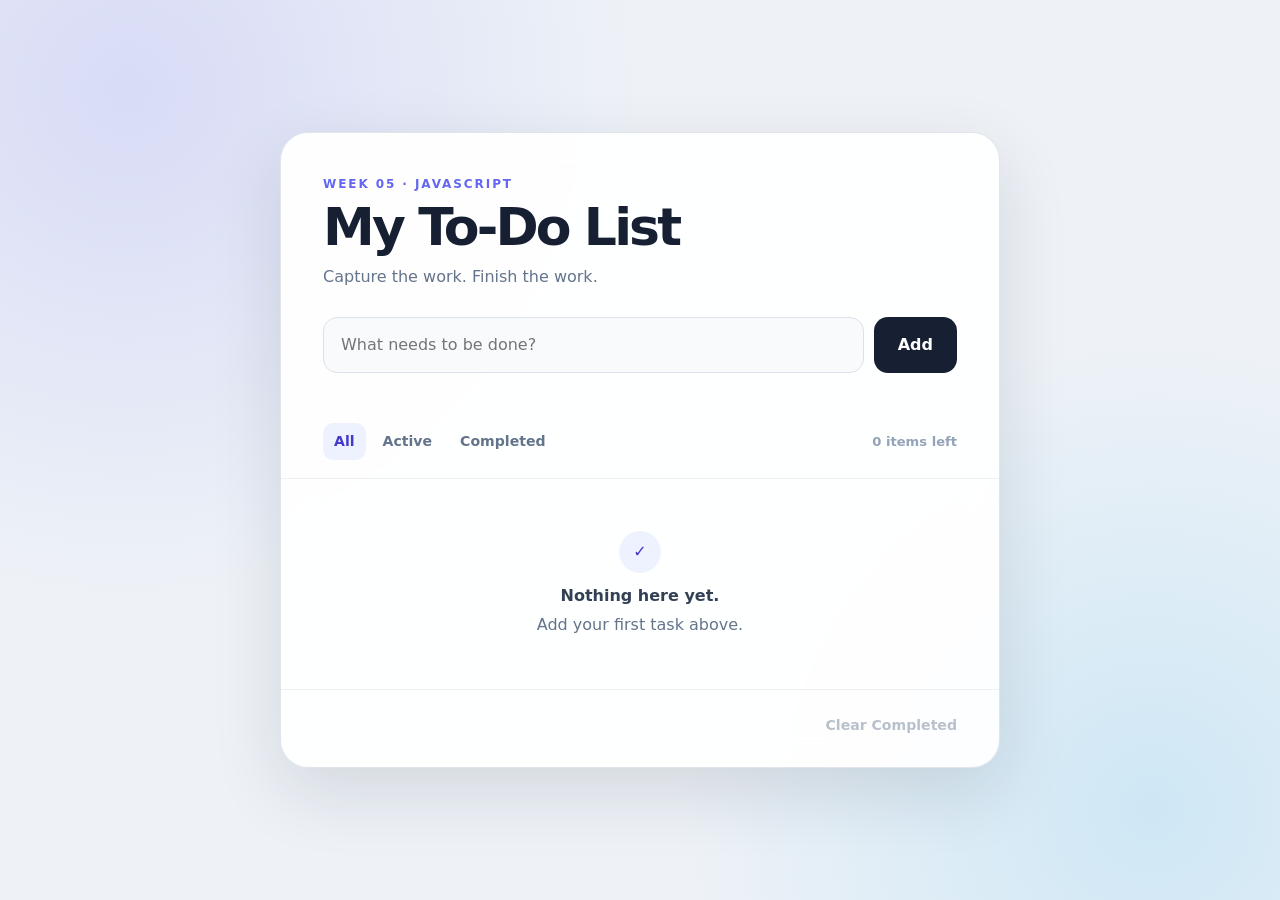
<file: index.html>
<!DOCTYPE html>
<html lang="en">
<head>
    <meta charset="UTF-8">
    <meta name="viewport" content="width=device-width, initial-scale=1.0">
    <meta name="description" content="A clean, interactive to-do list application built with vanilla JavaScript.">
    <title>My To-Do List</title>
    <link rel="stylesheet" href="styles.css">
</head>
<body>
    <main class="app-shell">
        <section class="todo-card" aria-labelledby="page-title">
            <header class="app-header">
                <p class="eyebrow">WEEK 05 · JAVASCRIPT</p>
                <h1 id="page-title">My To-Do List</h1>
                <p class="subtitle">Capture the work. Finish the work.</p>
            </header>

            <form id="todo-form" class="todo-form" novalidate>
                <label class="sr-only" for="todo-input">New task</label>
                <input
                    id="todo-input"
                    name="todo"
                    type="text"
                    placeholder="What needs to be done?"
                    maxlength="200"
                    autocomplete="off"
                    required
                >
                <button type="submit" class="add-button">Add</button>
            </form>

            <p id="form-message" class="form-message" role="alert" aria-live="polite"></p>

            <div class="toolbar">
                <div class="filters" role="group" aria-label="Filter tasks">
                    <button type="button" class="filter active" data-filter="all" aria-pressed="true">All</button>
                    <button type="button" class="filter" data-filter="active" aria-pressed="false">Active</button>
                    <button type="button" class="filter" data-filter="completed" aria-pressed="false">Completed</button>
                </div>
                <span id="task-count" class="task-count" aria-live="polite">0 items left</span>
            </div>

            <ul id="todo-list" class="todo-list" aria-live="polite"></ul>

            <div id="empty-state" class="empty-state">
                <span class="empty-icon" aria-hidden="true">✓</span>
                <strong id="empty-title">Nothing here yet.</strong>
                <span id="empty-text">Add your first task above.</span>
            </div>

            <footer class="app-footer">
                <button type="button" id="clear-completed" class="clear-button">Clear Completed</button>
            </footer>
        </section>
    </main>

    <script src="app.js"></script>
</body>
</html>
</file>
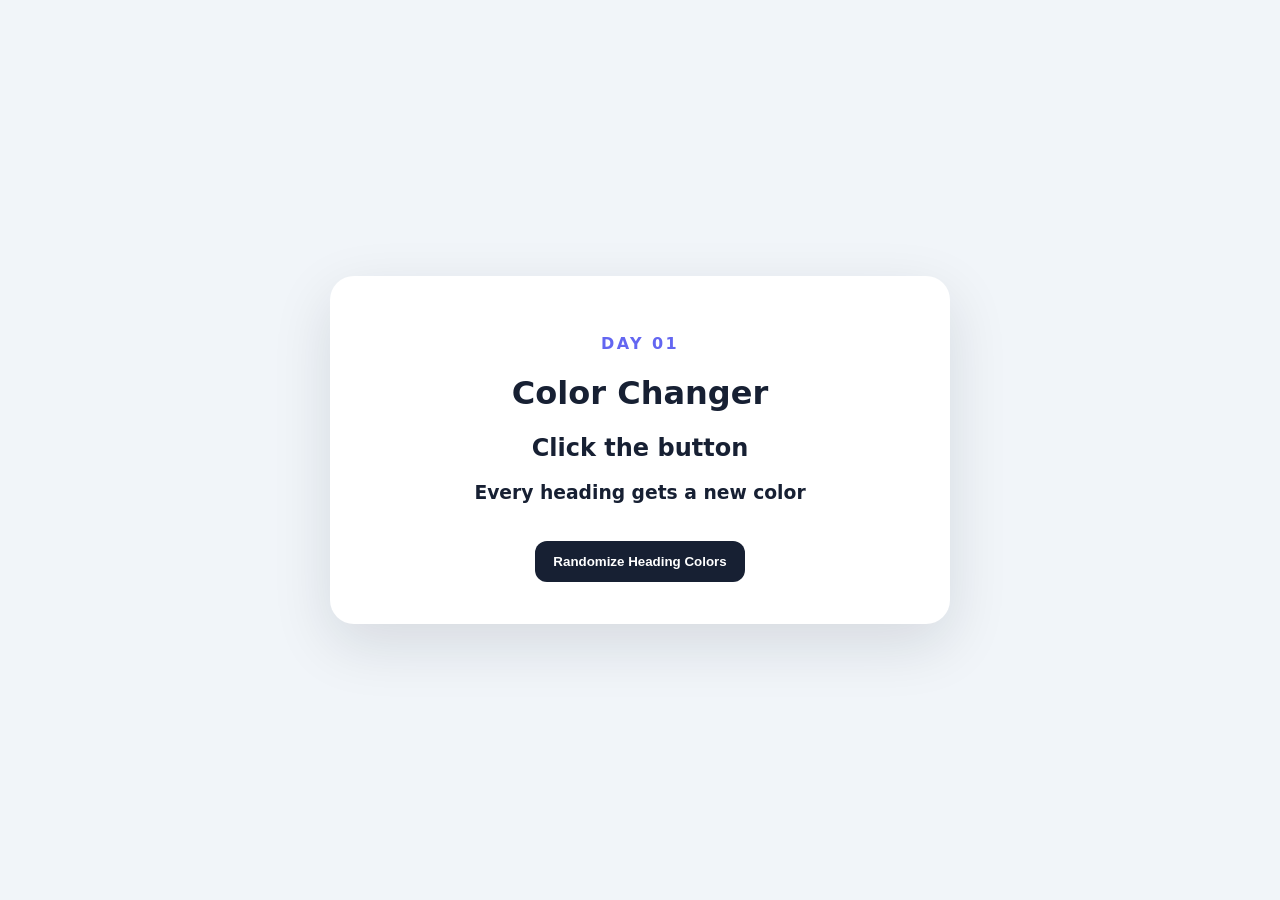
<file: daily-challenges/day-1-color-changer/index.html>
<!DOCTYPE html>
<html lang="en">
<head>
    <meta charset="UTF-8">
    <meta name="viewport" content="width=device-width, initial-scale=1.0">
    <title>Day 1 — Color Changer</title>
    <link rel="stylesheet" href="styles.css">
</head>
<body>
    <main class="card">
        <p class="eyebrow">DAY 01</p>
        <h1>Color Changer</h1>
        <h2>Click the button</h2>
        <h3>Every heading gets a new color</h3>
        <button id="color-button" type="button">Randomize Heading Colors</button>
    </main>
    <script src="app.js"></script>
</body>
</html>
</file>
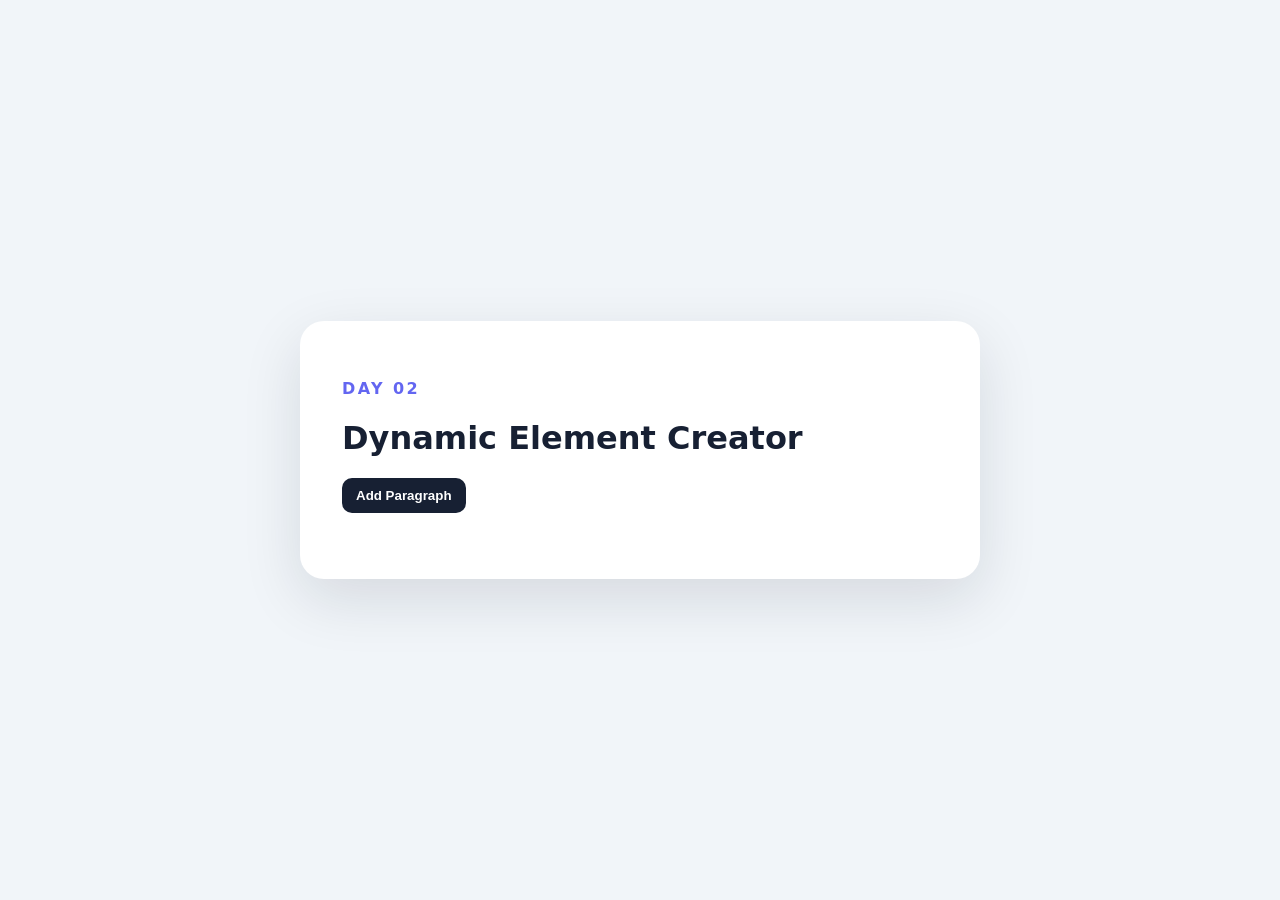
<file: daily-challenges/day-2-dynamic-element-creator/index.html>
<!DOCTYPE html>
<html lang="en">
<head>
    <meta charset="UTF-8">
    <meta name="viewport" content="width=device-width, initial-scale=1.0">
    <title>Day 2 — Dynamic Element Creator</title>
    <link rel="stylesheet" href="styles.css">
</head>
<body>
    <main class="card">
        <p class="eyebrow">DAY 02</p>
        <h1>Dynamic Element Creator</h1>
        <button id="add-button" type="button">Add Paragraph</button>
        <section id="paragraph-list" aria-live="polite"></section>
    </main>
    <script src="app.js"></script>
</body>
</html>
</file>
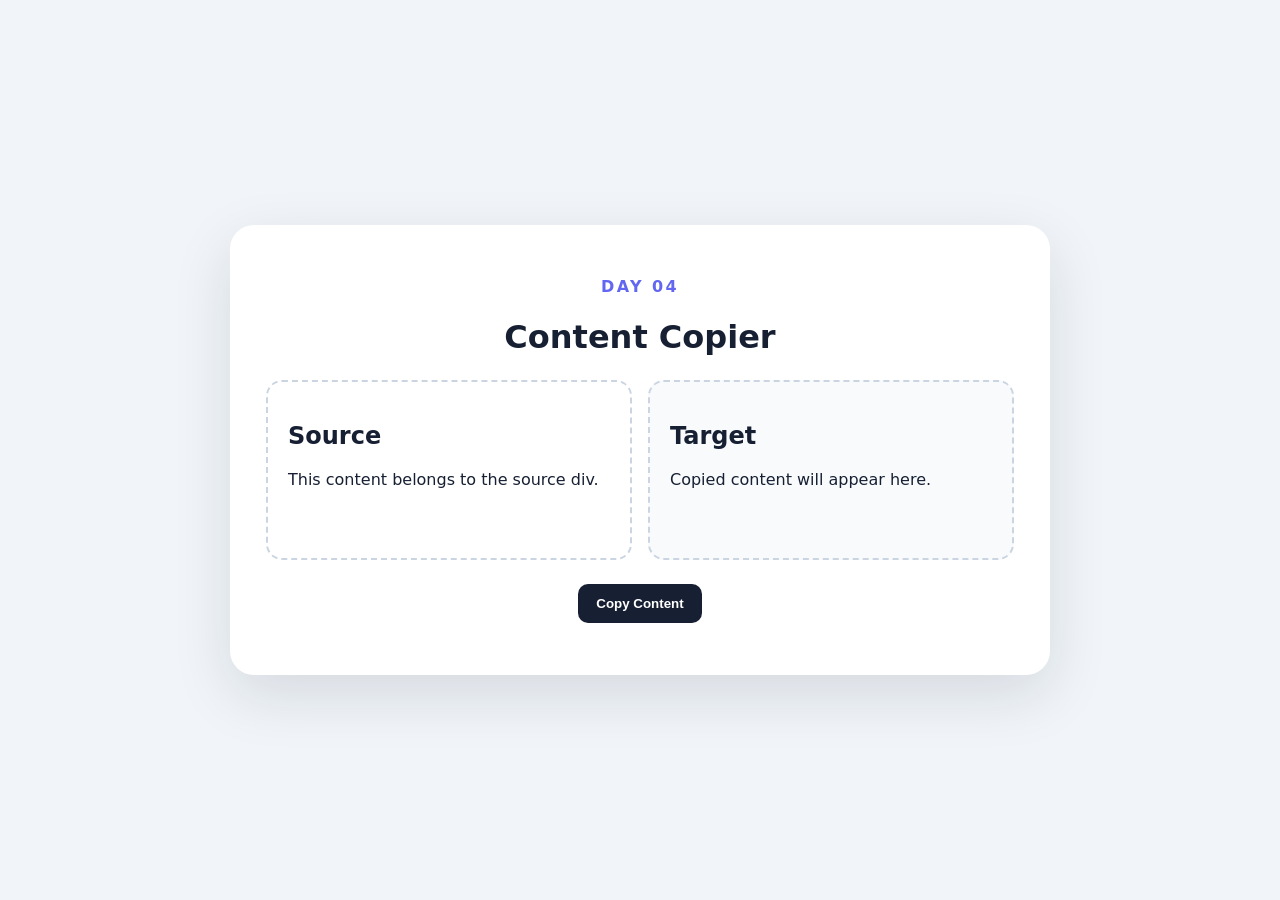
<file: daily-challenges/day-4-content-copier/index.html>
<!DOCTYPE html>
<html lang="en">
<head>
    <meta charset="UTF-8">
    <meta name="viewport" content="width=device-width, initial-scale=1.0">
    <title>Day 4 — Content Copier</title>
    <link rel="stylesheet" href="styles.css">
</head>
<body>
    <main class="card">
        <p class="eyebrow">DAY 04</p>
        <h1>Content Copier</h1>

        <div class="boxes">
            <div id="source" class="box" draggable="true">
                <h2>Source</h2>
                <p>This content belongs to the source div.</p>
            </div>

            <div id="target" class="box">
                <h2>Target</h2>
                <p>Copied content will appear here.</p>
            </div>
        </div>

        <button id="copy-button" type="button">Copy Content</button>
        <p id="status" aria-live="polite"></p>
    </main>
    <script src="app.js"></script>
</body>
</html>
</file>
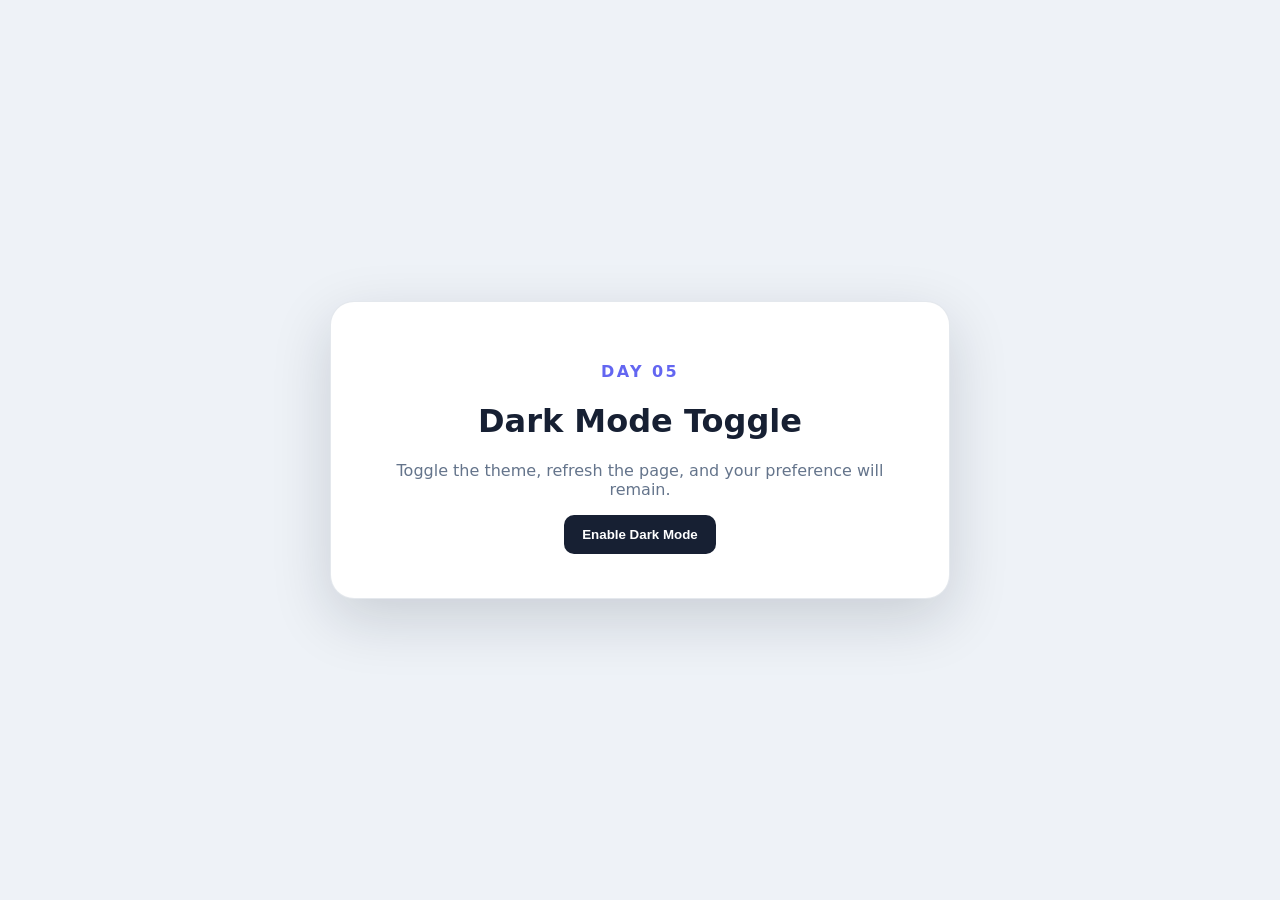
<file: daily-challenges/day-5-dark-mode-toggle/index.html>
<!DOCTYPE html>
<html lang="en">
<head>
    <meta charset="UTF-8">
    <meta name="viewport" content="width=device-width, initial-scale=1.0">
    <title>Day 5 — Dark Mode</title>
    <link rel="stylesheet" href="styles.css">
</head>
<body>
    <main class="card">
        <p class="eyebrow">DAY 05</p>
        <h1>Dark Mode Toggle</h1>
        <p>Toggle the theme, refresh the page, and your preference will remain.</p>
        <button id="theme-button" type="button">Enable Dark Mode</button>
    </main>
    <script src="app.js"></script>
</body>
</html>
</file>
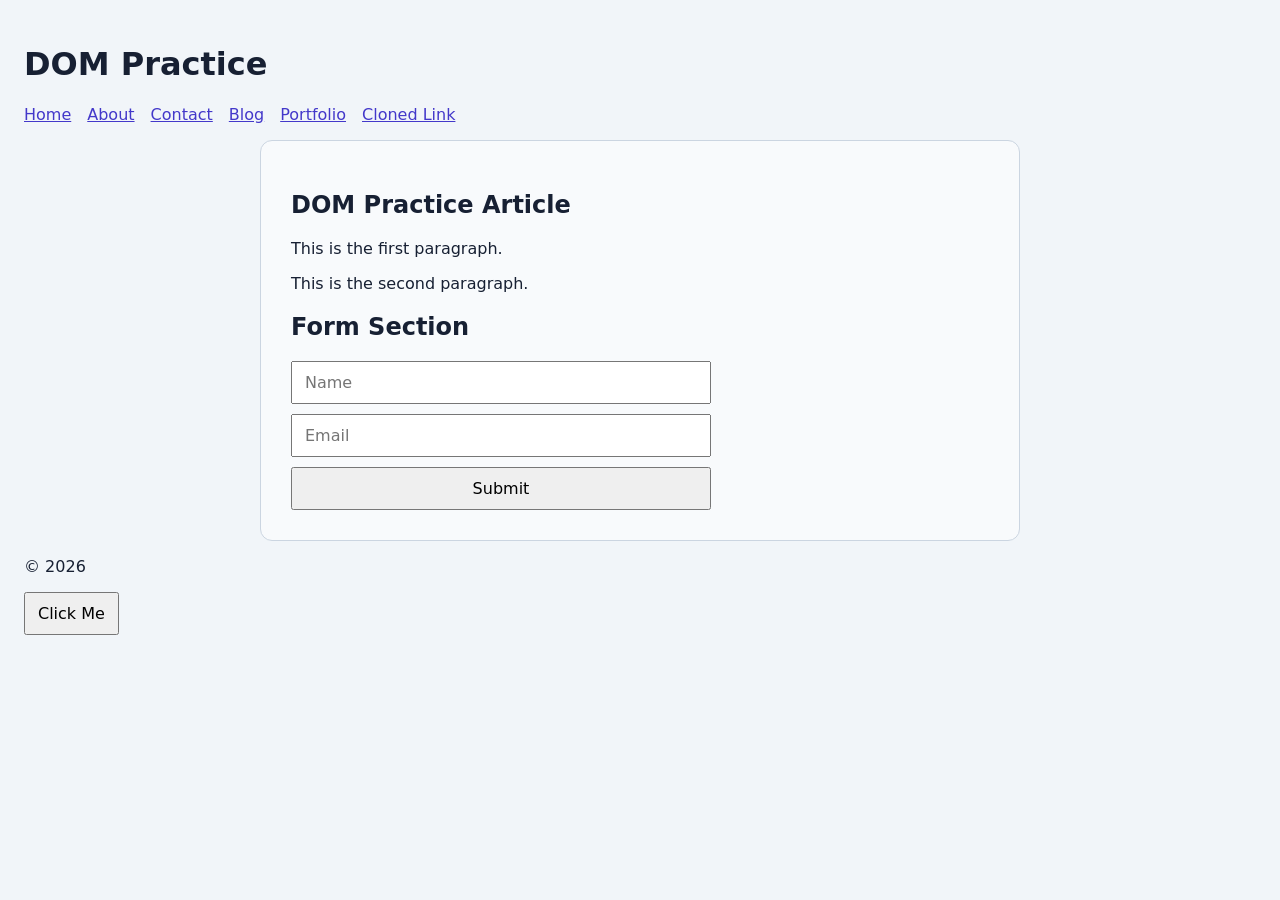
<file: dom-practice.html>
<!DOCTYPE html>
<html lang="en">
<head>
    <meta charset="UTF-8">
    <meta name="viewport" content="width=device-width, initial-scale=1.0">
    <title>DOM Practice</title>
    <style>
        * { box-sizing: border-box; }
        body {
            margin: 0;
            padding: 24px;
            font-family: system-ui, sans-serif;
            color: #172033;
            background: #f1f5f9;
        }
        .container {
            width: min(100%, 760px);
            margin: 0 auto;
            padding: 24px;
            border: 1px solid #cbd5e1;
            border-radius: 16px;
            background: #fff;
        }
        .highlight { background-color: #fef08a; }
        .nav-list { display: flex; gap: 16px; padding: 0; list-style: none; }
        .nav-link { color: #4338ca; }
        form { display: grid; gap: 10px; max-width: 420px; }
        input, button { padding: 10px 12px; font: inherit; }
    </style>
</head>
<body>
    <header id="main-header">
        <h1>DOM Practice</h1>
        <nav>
            <ul class="nav-list">
                <li><a href="#" class="nav-link">Home</a></li>
                <li><a href="#" class="nav-link">About</a></li>
                <li><a href="#" class="nav-link">Contact</a></li>
            </ul>
        </nav>
    </header>

    <main class="container">
        <article>
            <h2 class="title">Article Title</h2>
            <p class="content">This is the first paragraph.</p>
            <p class="content">This is the second paragraph.</p>
        </article>

        <section>
            <h2>Form Section</h2>
            <form id="contact-form">
                <input type="text" id="name" name="name" placeholder="Name">
                <input type="email" id="email" name="email" placeholder="Email">
                <button type="submit">Submit</button>
            </form>
        </section>
    </main>

    <footer>
        <p>&copy; 2026</p>
    </footer>

    <script src="dom.js"></script>
</body>
</html>
</file>
<file: styles.css>
* {
    box-sizing: border-box;
}

:root {
    font-family: Inter, ui-sans-serif, system-ui, -apple-system, BlinkMacSystemFont, "Segoe UI", sans-serif;
    color: #172033;
    background: #eef2f7;
    line-height: 1.5;
}

body {
    margin: 0;
    min-width: 320px;
    min-height: 100vh;
    background:
        radial-gradient(circle at 10% 10%, rgba(99, 102, 241, 0.16), transparent 32rem),
        radial-gradient(circle at 90% 90%, rgba(14, 165, 233, 0.14), transparent 30rem),
        #eef2f7;
}

button,
input {
    font: inherit;
}

button {
    cursor: pointer;
}

.app-shell {
    min-height: 100vh;
    display: grid;
    place-items: center;
    padding: 32px 16px;
}

.todo-card {
    width: min(100%, 720px);
    overflow: hidden;
    background: rgba(255, 255, 255, 0.94);
    border: 1px solid rgba(148, 163, 184, 0.28);
    border-radius: 28px;
    box-shadow: 0 24px 70px rgba(15, 23, 42, 0.12);
    backdrop-filter: blur(18px);
}

.app-header {
    padding: 42px 42px 28px;
}

.eyebrow {
    margin: 0 0 8px;
    color: #6366f1;
    font-size: 0.75rem;
    font-weight: 800;
    letter-spacing: 0.16em;
}

h1 {
    margin: 0;
    font-size: clamp(2rem, 7vw, 3.25rem);
    line-height: 1;
    letter-spacing: -0.055em;
}

.subtitle {
    margin: 12px 0 0;
    color: #64748b;
}

.todo-form {
    display: grid;
    grid-template-columns: 1fr auto;
    gap: 10px;
    padding: 0 42px;
}

.todo-form input {
    width: 100%;
    min-width: 0;
    padding: 15px 17px;
    color: #172033;
    background: #f8fafc;
    border: 1px solid #dbe2ea;
    border-radius: 14px;
    outline: none;
    transition: border-color 160ms ease, box-shadow 160ms ease, background 160ms ease;
}

.todo-form input:focus {
    background: #fff;
    border-color: #6366f1;
    box-shadow: 0 0 0 4px rgba(99, 102, 241, 0.12);
}

.add-button {
    padding: 0 24px;
    border: 0;
    border-radius: 14px;
    color: #fff;
    background: #172033;
    font-weight: 800;
    transition: transform 160ms ease, background 160ms ease;
}

.add-button:hover {
    background: #6366f1;
    transform: translateY(-1px);
}

.add-button:active {
    transform: translateY(0);
}

.form-message {
    min-height: 24px;
    margin: 8px 42px 0;
    color: #dc2626;
    font-size: 0.86rem;
}

.toolbar {
    display: flex;
    align-items: center;
    justify-content: space-between;
    gap: 16px;
    padding: 18px 42px;
    border-bottom: 1px solid #edf1f5;
}

.filters {
    display: flex;
    flex-wrap: wrap;
    gap: 6px;
}

.filter,
.clear-button {
    border: 0;
    background: transparent;
    color: #64748b;
    font-size: 0.88rem;
    font-weight: 700;
}

.filter {
    padding: 8px 11px;
    border-radius: 10px;
}

.filter:hover {
    color: #172033;
    background: #f1f5f9;
}

.filter.active {
    color: #4338ca;
    background: #eef2ff;
}

.task-count {
    flex: 0 0 auto;
    color: #94a3b8;
    font-size: 0.82rem;
    font-weight: 700;
}

.todo-list {
    display: grid;
    gap: 1px;
    margin: 0;
    padding: 0;
    list-style: none;
    background: #edf1f5;
}

.todo-item {
    display: grid;
    grid-template-columns: auto minmax(0, 1fr) auto;
    align-items: center;
    gap: 14px;
    min-width: 0;
    padding: 17px 42px;
    background: #fff;
}

.todo-check {
    width: 21px;
    height: 21px;
    margin: 0;
    accent-color: #6366f1;
    cursor: pointer;
}

.todo-text {
    min-width: 0;
    overflow-wrap: anywhere;
    color: #243044;
    font-weight: 600;
    cursor: pointer;
}

.todo-item.completed .todo-text {
    color: #94a3b8;
    text-decoration: line-through;
    text-decoration-thickness: 2px;
}

.delete-button {
    padding: 7px 9px;
    border: 0;
    border-radius: 9px;
    color: #94a3b8;
    background: transparent;
    font-size: 0.82rem;
    font-weight: 800;
    opacity: 0;
    transition: opacity 160ms ease, color 160ms ease, background 160ms ease;
}

.todo-item:hover .delete-button,
.todo-item:focus-within .delete-button {
    opacity: 1;
}

.delete-button:hover {
    color: #dc2626;
    background: #fef2f2;
}

.edit-input {
    width: 100%;
    min-width: 0;
    padding: 7px 9px;
    border: 1px solid #6366f1;
    border-radius: 8px;
    outline: none;
    box-shadow: 0 0 0 3px rgba(99, 102, 241, 0.1);
}

.empty-state {
    display: grid;
    justify-items: center;
    gap: 5px;
    padding: 52px 24px;
    color: #64748b;
    text-align: center;
}

.empty-icon {
    display: grid;
    width: 42px;
    height: 42px;
    margin-bottom: 6px;
    place-items: center;
    border-radius: 50%;
    color: #4338ca;
    background: #eef2ff;
    font-weight: 900;
}

.empty-state strong {
    color: #334155;
}

.app-footer {
    display: flex;
    justify-content: flex-end;
    padding: 18px 42px 24px;
    border-top: 1px solid #edf1f5;
}

.clear-button {
    padding: 7px 0;
}

.clear-button:hover {
    color: #dc2626;
}

.clear-button:disabled {
    cursor: not-allowed;
    opacity: 0.45;
}

.sr-only {
    position: absolute;
    width: 1px;
    height: 1px;
    padding: 0;
    margin: -1px;
    overflow: hidden;
    clip: rect(0, 0, 0, 0);
    white-space: nowrap;
    border: 0;
}

@media (max-width: 600px) {
    .app-shell {
        padding: 14px;
    }

    .todo-card {
        border-radius: 22px;
    }

    .app-header {
        padding: 30px 22px 24px;
    }

    .todo-form {
        grid-template-columns: 1fr;
        padding: 0 22px;
    }

    .add-button {
        min-height: 48px;
    }

    .form-message {
        margin-right: 22px;
        margin-left: 22px;
    }

    .toolbar {
        align-items: flex-start;
        flex-direction: column;
        padding: 16px 22px;
    }

    .todo-item {
        padding: 15px 22px;
    }

    .delete-button {
        opacity: 1;
    }

    .app-footer {
        padding-right: 22px;
        padding-left: 22px;
    }
}
</file>
<file: daily-challenges/day-1-color-changer/styles.css>
* { box-sizing: border-box; }
body {
    margin: 0;
    min-height: 100vh;
    display: grid;
    place-items: center;
    padding: 24px;
    font-family: system-ui, sans-serif;
    background: #f1f5f9;
    color: #172033;
}
.card {
    width: min(100%, 620px);
    padding: 42px;
    text-align: center;
    background: #fff;
    border-radius: 24px;
    box-shadow: 0 20px 60px rgba(15, 23, 42, .12);
}
.eyebrow { color: #6366f1; font-weight: 800; letter-spacing: .15em; }
button {
    margin-top: 20px;
    padding: 13px 18px;
    border: 0;
    border-radius: 12px;
    color: #fff;
    background: #172033;
    font-weight: 800;
    cursor: pointer;
}
button:hover { background: #6366f1; }
</file>
<file: daily-challenges/day-2-dynamic-element-creator/styles.css>
* { box-sizing: border-box; }
body {
    margin: 0;
    min-height: 100vh;
    display: grid;
    place-items: center;
    padding: 24px;
    font-family: system-ui, sans-serif;
    background: #f1f5f9;
    color: #172033;
}
.card {
    width: min(100%, 680px);
    padding: 42px;
    background: #fff;
    border-radius: 24px;
    box-shadow: 0 20px 60px rgba(15, 23, 42, .12);
}
.eyebrow { color: #6366f1; font-weight: 800; letter-spacing: .15em; }
#paragraph-list { display: grid; gap: 10px; margin-top: 24px; }
.item {
    display: flex;
    align-items: center;
    justify-content: space-between;
    gap: 16px;
    padding: 14px 16px;
    border: 1px solid #e2e8f0;
    border-radius: 12px;
}
button {
    padding: 10px 14px;
    border: 0;
    border-radius: 10px;
    color: #fff;
    background: #172033;
    font-weight: 800;
    cursor: pointer;
}
.delete { background: #fee2e2; color: #b91c1c; }
</file>
<file: daily-challenges/day-4-content-copier/styles.css>
* { box-sizing: border-box; }
body {
    margin: 0;
    min-height: 100vh;
    display: grid;
    place-items: center;
    padding: 24px;
    font-family: system-ui, sans-serif;
    background: #f1f5f9;
    color: #172033;
}
.card {
    width: min(100%, 820px);
    padding: 36px;
    text-align: center;
    background: #fff;
    border-radius: 24px;
    box-shadow: 0 20px 60px rgba(15, 23, 42, .12);
}
.eyebrow { color: #6366f1; font-weight: 800; letter-spacing: .15em; }
.boxes {
    display: grid;
    grid-template-columns: 1fr 1fr;
    gap: 16px;
    margin: 24px 0;
}
.box {
    min-height: 180px;
    padding: 20px;
    border: 2px dashed #cbd5e1;
    border-radius: 16px;
    text-align: left;
}
#source { cursor: grab; }
#target { background: #f8fafc; }
button {
    padding: 12px 18px;
    border: 0;
    border-radius: 10px;
    color: #fff;
    background: #172033;
    font-weight: 800;
    cursor: pointer;
}
@media (max-width: 650px) {
    .boxes { grid-template-columns: 1fr; }
}
</file>
<file: daily-challenges/day-5-dark-mode-toggle/styles.css>
* { box-sizing: border-box; }
:root {
    color-scheme: light;
    font-family: system-ui, sans-serif;
}
body {
    --background: #eef2f7;
    --surface: #ffffff;
    --text: #172033;
    --muted: #64748b;
    --button: #172033;
    --button-text: #ffffff;
    margin: 0;
    min-height: 100vh;
    display: grid;
    place-items: center;
    padding: 24px;
    background: var(--background);
    color: var(--text);
    transition: background-color 300ms ease, color 300ms ease;
}
body.dark {
    --background: #0f172a;
    --surface: #1e293b;
    --text: #f8fafc;
    --muted: #cbd5e1;
    --button: #f8fafc;
    --button-text: #0f172a;
    color-scheme: dark;
}
.card {
    width: min(100%, 620px);
    padding: 44px;
    text-align: center;
    background: var(--surface);
    border: 1px solid rgba(148, 163, 184, .25);
    border-radius: 24px;
    box-shadow: 0 20px 60px rgba(15, 23, 42, .16);
    transition: background-color 300ms ease, border-color 300ms ease, box-shadow 300ms ease;
}
.eyebrow { color: #6366f1; font-weight: 800; letter-spacing: .15em; }
p:not(.eyebrow) { color: var(--muted); }
button {
    padding: 12px 18px;
    border: 0;
    border-radius: 10px;
    color: var(--button-text);
    background: var(--button);
    font-weight: 800;
    cursor: pointer;
    transition: transform 160ms ease, background-color 300ms ease, color 300ms ease;
}
button:hover { transform: translateY(-2px); }
</file>
